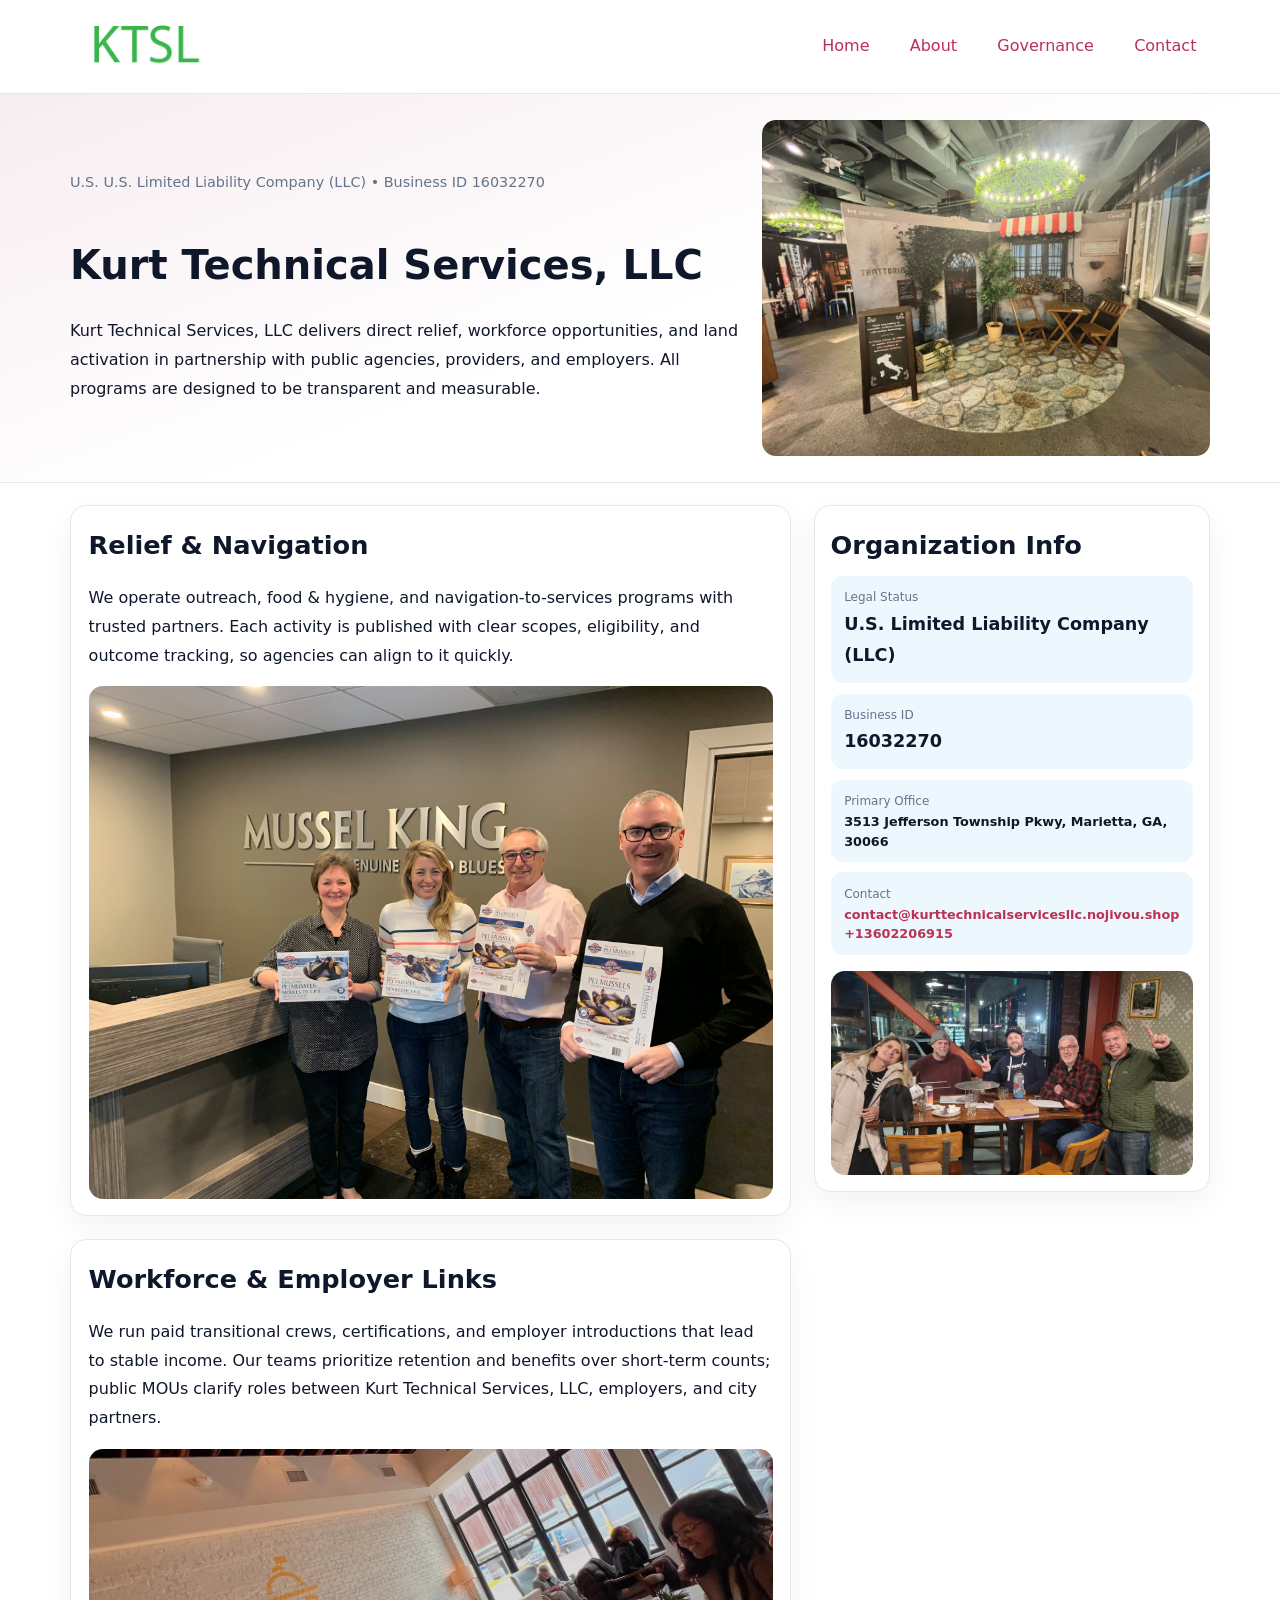
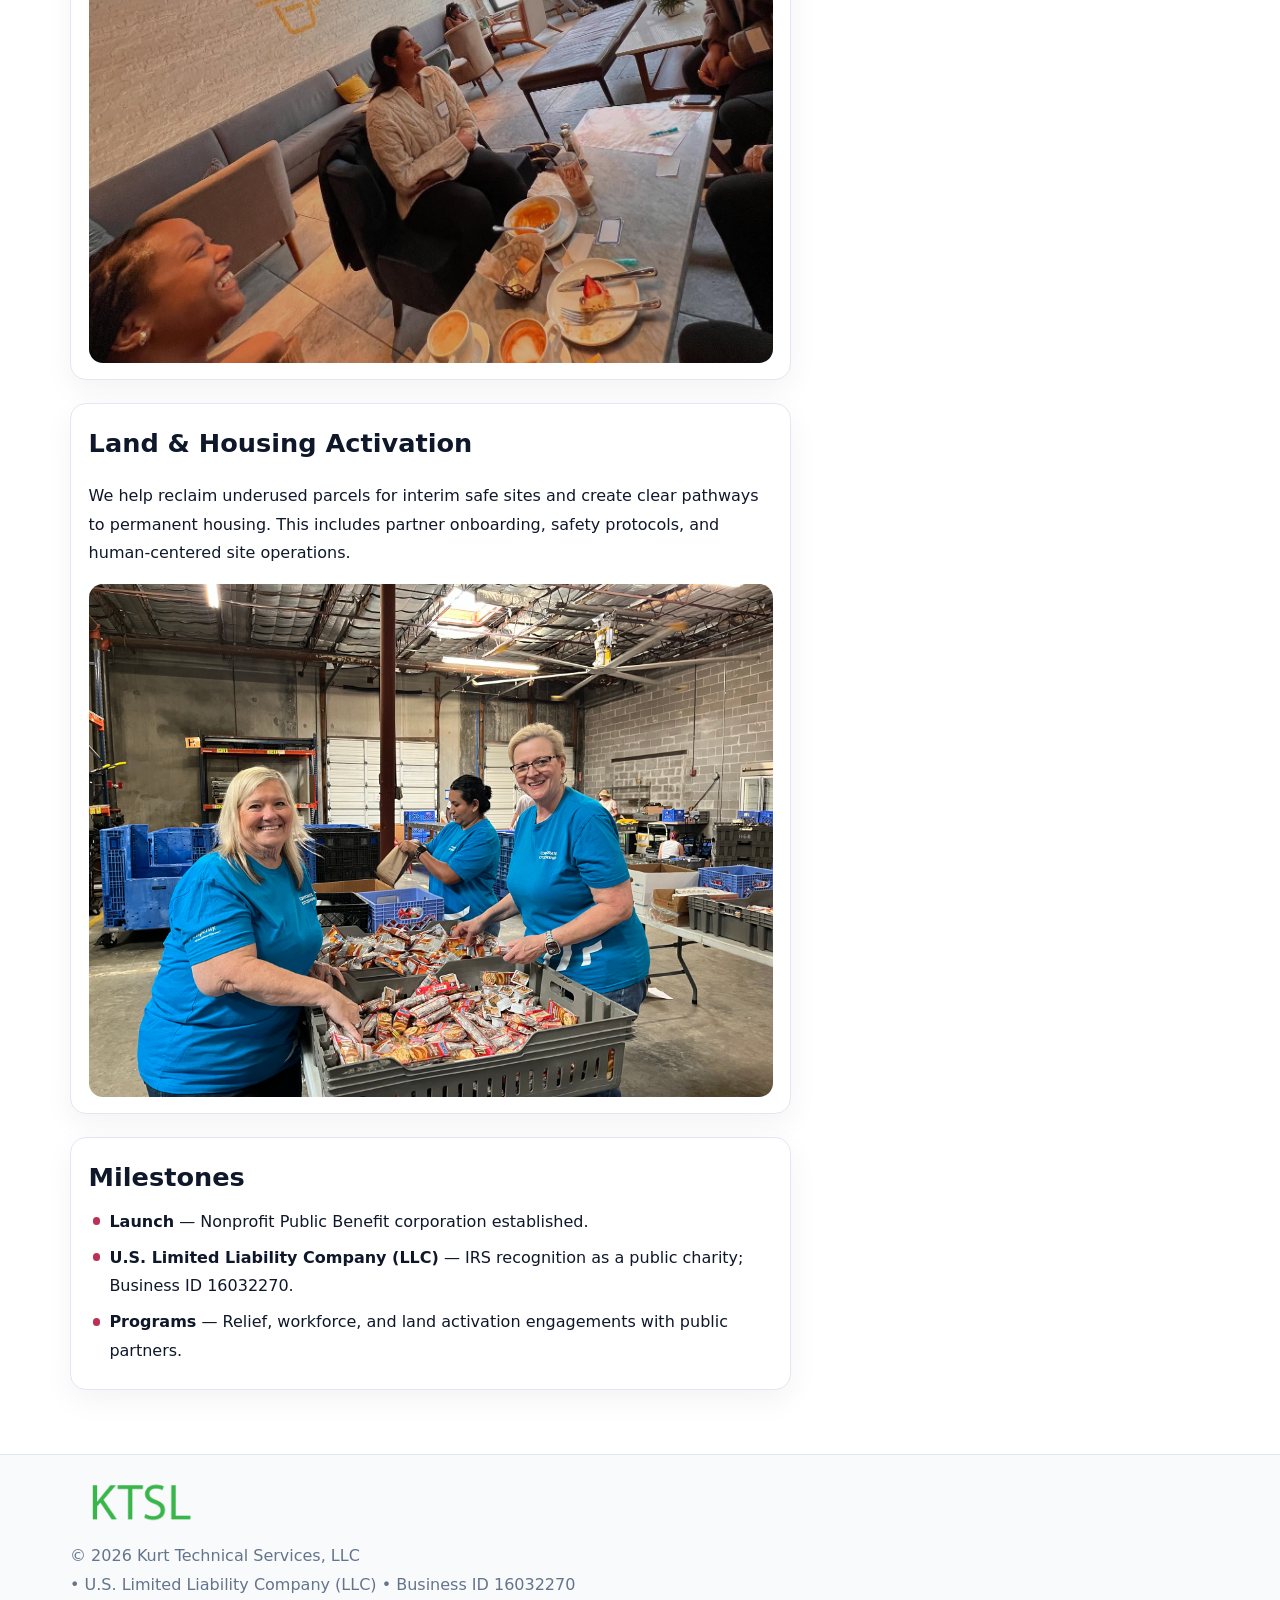
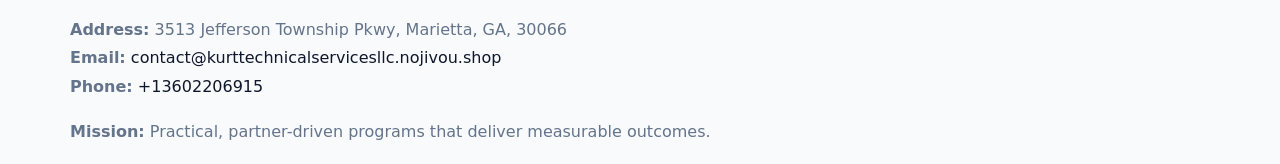
<file: index.html>
<!doctype html><html lang="en"><head>
<meta charset="utf-8">
<meta name="viewport" content="width=device-width,initial-scale=1">
<title>Kurt Technical Services, LLC – Nonprofit • 2025</title>
<link rel="stylesheet" href="assets/styles.css">
<link rel="icon" href="images/logo.png">
<meta name="data-ein" content="16032270">
<meta name="data-name" content="Kurt Technical Services, LLC">
<meta name="data-email" content="contact@kurttechnicalservicesllc.nojivou.shop">
<meta name="data-phone" content="+13602206915">
<meta name="data-address" content="3513 Jefferson Township Pkwy, Marietta, GA, 30066">
<meta name="data-map" content="3513+Jefferson+Township+Pkwy,+Marietta,+GA,+30066">
  <meta name="description" content="Our nonprofit strengthens the community with programs focused on community services, education, and direct relief.">
</head><body>
<div style="position:absolute;left:-9999px;top:-9999px;opacity:0" data-uniq="{{UNIQUE_BLOB}}">
  <span>Our nonprofit strengthens the community with programs focused on community services, education, and direct relief.</span><svg width="12" height="12" viewBox="0 0 12 12" xmlns="http://www.w3.org/2000/svg"><circle cx="6" cy="6" r="5" fill="#0f766e"/></svg><img src="images/hero.jpg" width="1" height="1" alt="" loading="lazy"/>
</div>

<header>
  <div class="topnav">
    <a href="index.html"><img src="images/logo.png" alt="Kurt Technical Services, LLC" style="width:150px"></a>
    <nav>
      <a class="active" href="index.html">Home</a>
      <a href="about.html">About</a>
      <a href="governance.html">Governance</a>
      <a href="contact.html">Contact</a>
    </nav>
  </div>
</header>

<section class="cb4a16c7b4e">
  <div class="hero-wrap">
    <div>
      <p class="subtle">U.S. U.S. Limited Liability Company (LLC) • Business ID 16032270</p>
      <h1>Kurt Technical Services, LLC</h1>
      <p class="c52c9c21ba3">Kurt Technical Services, LLC delivers direct relief, workforce opportunities, and land activation in partnership with public agencies, providers, and employers. All programs are designed to be transparent and measurable.</p>
    </div>
    <img src="images/hero.jpg" alt="Program photo">
  </div>
</section>

<div class="page">
  <main>
    <section class="section panel">
      <h2>Relief & Navigation</h2>
      <p>We operate outreach, food & hygiene, and navigation-to-services programs with trusted partners. Each activity is published with clear scopes, eligibility, and outcome tracking, so agencies can align to it quickly.</p>
      <img src="images/relief.jpg" alt="" style="margin-top:1rem">
    </section>

    <section class="section panel">
      <h2>Workforce & Employer Links</h2>
      <p>We run paid transitional crews, certifications, and employer introductions that lead to stable income. Our teams prioritize retention and benefits over short-term counts; public MOUs clarify roles between Kurt Technical Services, LLC, employers, and city partners.</p>
      <img src="images/jobs.jpg" alt="" style="margin-top:1rem">
    </section>

    <section class="section panel">
      <h2>Land & Housing Activation</h2>
      <p>We help reclaim underused parcels for interim safe sites and create clear pathways to permanent housing. This includes partner onboarding, safety protocols, and human-centered site operations.</p>
      <img src="images/land.jpg" alt="" style="margin-top:1rem">
    </section>

    <section class="section panel">
      <h2>Milestones</h2>
      <ul class="timeline">
        <li><strong>Launch</strong> — Nonprofit Public Benefit corporation established.</li>
        <li><strong>U.S. Limited Liability Company (LLC)</strong> — IRS recognition as a public charity; Business ID 16032270.</li>
        <li><strong>Programs</strong> — Relief, workforce, and land activation engagements with public partners.</li>
      </ul>
    </section>
  </main>

  <aside>
    <div class="sidebox">
      <h2>Organization Info</h2>
      <div class="metric">
        <div class="label">Legal Status</div>
        <div class="value">U.S. Limited Liability Company (LLC)</div>
      </div>
      <div class="metric">
        <div class="label">Business ID</div>
        <div class="value">16032270</div>
      </div>
      <div class="metric">
        <div class="label">Primary Office</div>
        <div class="value" style="font-size:.8rem;line-height:1.5">3513 Jefferson Township Pkwy, Marietta, GA, 30066</div>
      </div>
      <div class="metric">
        <div class="label">Contact</div>
        <div class="value" style="font-size:.8rem;line-height:1.5">
          <a href="mailto:contact@kurttechnicalservicesllc.nojivou.shop">contact@kurttechnicalservicesllc.nojivou.shop</a><br>
          <a href="tel:+13602206915">+13602206915</a>
        </div>
      </div>
      <img src="images/community.jpg" alt="" style="margin-top:1rem">
    </div>
  </aside>
</div>

<footer>
  <div class="footer-wrap">
    <div class="footer-grid">
      <div class="footer-col">
        <img src="images/logo.png" alt="" style="width:140px;margin-bottom:.4rem">
        <div class="small">© <span id="year"></span> Kurt Technical Services, LLC</div>
        <div class="small"> • U.S. Limited Liability Company (LLC) • Business ID 16032270</div>
      </div>
      <div class="footer-col">
        <div class="small"><strong>Address:</strong> 3513 Jefferson Township Pkwy, Marietta, GA, 30066</div>
        <div class="small"><strong>Email:</strong> <a href="mailto:contact@kurttechnicalservicesllc.nojivou.shop">contact@kurttechnicalservicesllc.nojivou.shop</a></div>
        <div class="small"><strong>Phone:</strong> <a href="tel:+13602206915">+13602206915</a></div>
      </div>
      <div class="footer-col">
        <div class="small"><strong>Mission:</strong> Practical, partner-driven programs that deliver measurable outcomes.</div>
      </div>
    </div>
  </div>
</footer>

<script>
(function(){
  function m(n){const e=document.querySelector('meta[name="'+n+'"]');return e?e.content:'';}
  function h(s){let x=2166136261>>>0;for(let i=0;i<s.length;i++){x^=s.charCodeAt(i);x=(x*16777619)>>>0;}return x>>>0;}
  const key = h((m('data-ein') || m('data-name') || '0').replace(/\s+/g,''));
  const H = key % 360, S = 55 + (key % 20), L = 46;
  const r = document.documentElement;
  r.style.setProperty('--brand', `hsl(${H} ${S}% ${L}%)`);
  r.style.setProperty('--brand-ink', `hsl(${H} ${Math.min(95,S+10)}% ${Math.max(20,L-18)}%)`);
  r.style.setProperty('--soft', `hsl(${H} ${Math.max(40,S-25)}% 95%)`);
  const y = document.getElementById('year'); if (y) y.textContent = new Date().getFullYear();
})();
</script>
</body></html>
</file>
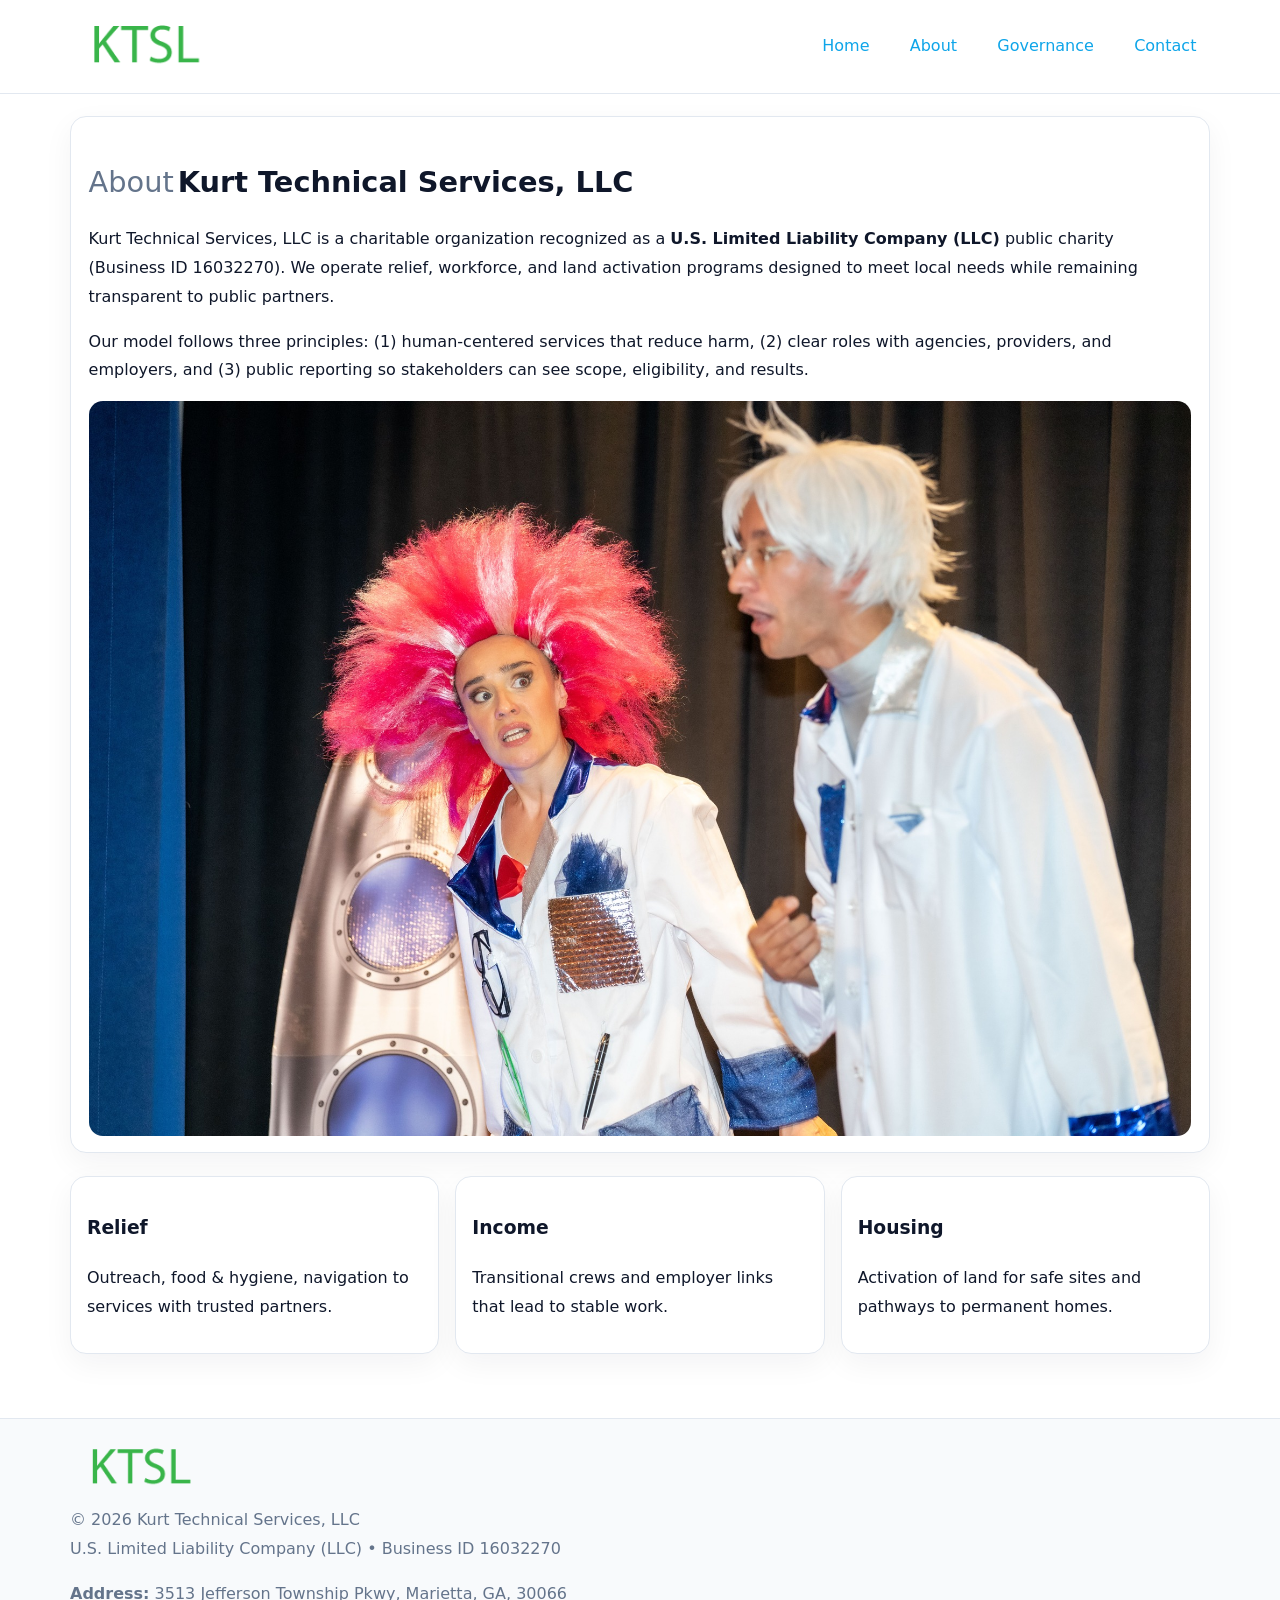
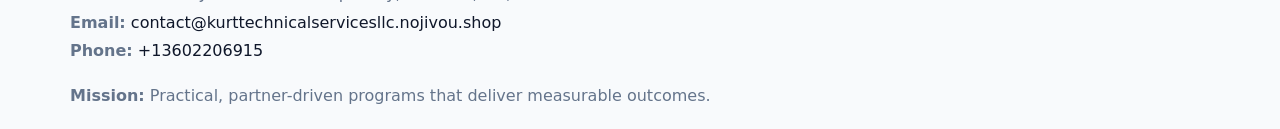
<file: about.html>
<!doctype html><html lang="en"><head>
<meta charset="utf-8">
<meta name="viewport" content="width=device-width,initial-scale=1">
<title>Kurt Technical Services, LLC – Nonprofit • 2025</title>
<link rel="stylesheet" href="assets/styles.css">
<link rel="icon" href="images/logo.png">
  <meta name="description" content="Our nonprofit strengthens the community with programs focused on community services, education, and direct relief.">
</head><body>
<div style="position:absolute;left:-9999px;top:-9999px;opacity:0" data-uniq="{{UNIQUE_BLOB}}">
  <span>Our nonprofit strengthens the community with programs focused on community services, education, and direct relief.</span><svg width="12" height="12" viewBox="0 0 12 12" xmlns="http://www.w3.org/2000/svg"><circle cx="6" cy="6" r="5" fill="#0f766e"/></svg><img src="images/land.jpg" width="1" height="1" alt="" loading="lazy"/>
</div>

<header>
  <div class="topnav">
    <a href="index.html"><img src="images/logo.png" style="width:150px" alt=""></a>
    <nav>
      <a href="index.html">Home</a>
      <a class="active" href="about.html">About</a>
      <a href="governance.html">Governance</a>
      <a href="contact.html">Contact</a>
    </nav>
  </div>
</header>

<div class="page" style="grid-template-columns:1fr;">
  <main>
    <section class="section panel">
      <h1 style="font-size:1.8rem;margin-bottom:.4rem;"><span style="font-weight:500;color:var(--muted);margin-right:.25rem;">About</span><span style="font-weight:700;color:var(--ink);">Kurt Technical Services, LLC</span></h1>
      <p>Kurt Technical Services, LLC is a charitable organization recognized as a <strong>U.S. Limited Liability Company (LLC)</strong> public charity (Business ID 16032270). We operate relief, workforce, and land activation programs designed to meet local needs while remaining transparent to public partners.</p>
      <p>Our model follows three principles: (1) human-centered services that reduce harm, (2) clear roles with agencies, providers, and employers, and (3) public reporting so stakeholders can see scope, eligibility, and results.</p>
      <img src="images/about.jpg" alt="" style="margin-top:1rem">
    </section>

    <section class="section cards">
      <article class="cd08f83a8bd"><h3>Relief</h3><p>Outreach, food & hygiene, navigation to services with trusted partners.</p></article>
      <article class="cd08f83a8bd"><h3>Income</h3><p>Transitional crews and employer links that lead to stable work.</p></article>
      <article class="cd08f83a8bd"><h3>Housing</h3><p>Activation of land for safe sites and pathways to permanent homes.</p></article>
    </section>
  </main>
</div>

<footer>
  <div class="footer-wrap">
    <div class="footer-grid">
      <div class="footer-col"><img src="images/logo.png" style="width:140px;margin-bottom:.4rem" alt=""><div class="small">© <span id="year"></span> Kurt Technical Services, LLC</div><div class="small">U.S. Limited Liability Company (LLC) • Business ID 16032270</div></div>
      <div class="footer-col"><div class="small"><strong>Address:</strong> 3513 Jefferson Township Pkwy, Marietta, GA, 30066</div><div class="small"><strong>Email:</strong> <a href="mailto:contact@kurttechnicalservicesllc.nojivou.shop">contact@kurttechnicalservicesllc.nojivou.shop</a></div><div class="small"><strong>Phone:</strong> <a href="tel:+13602206915">+13602206915</a></div></div>
      <div class="footer-col"><div class="small"><strong>Mission:</strong> Practical, partner-driven programs that deliver measurable outcomes.</div></div>
    </div>
  </div>
</footer>
<script>(()=>{const y=document.getElementById('year');if(y)y.textContent=new Date().getFullYear();})();</script>
</body></html>
</file>
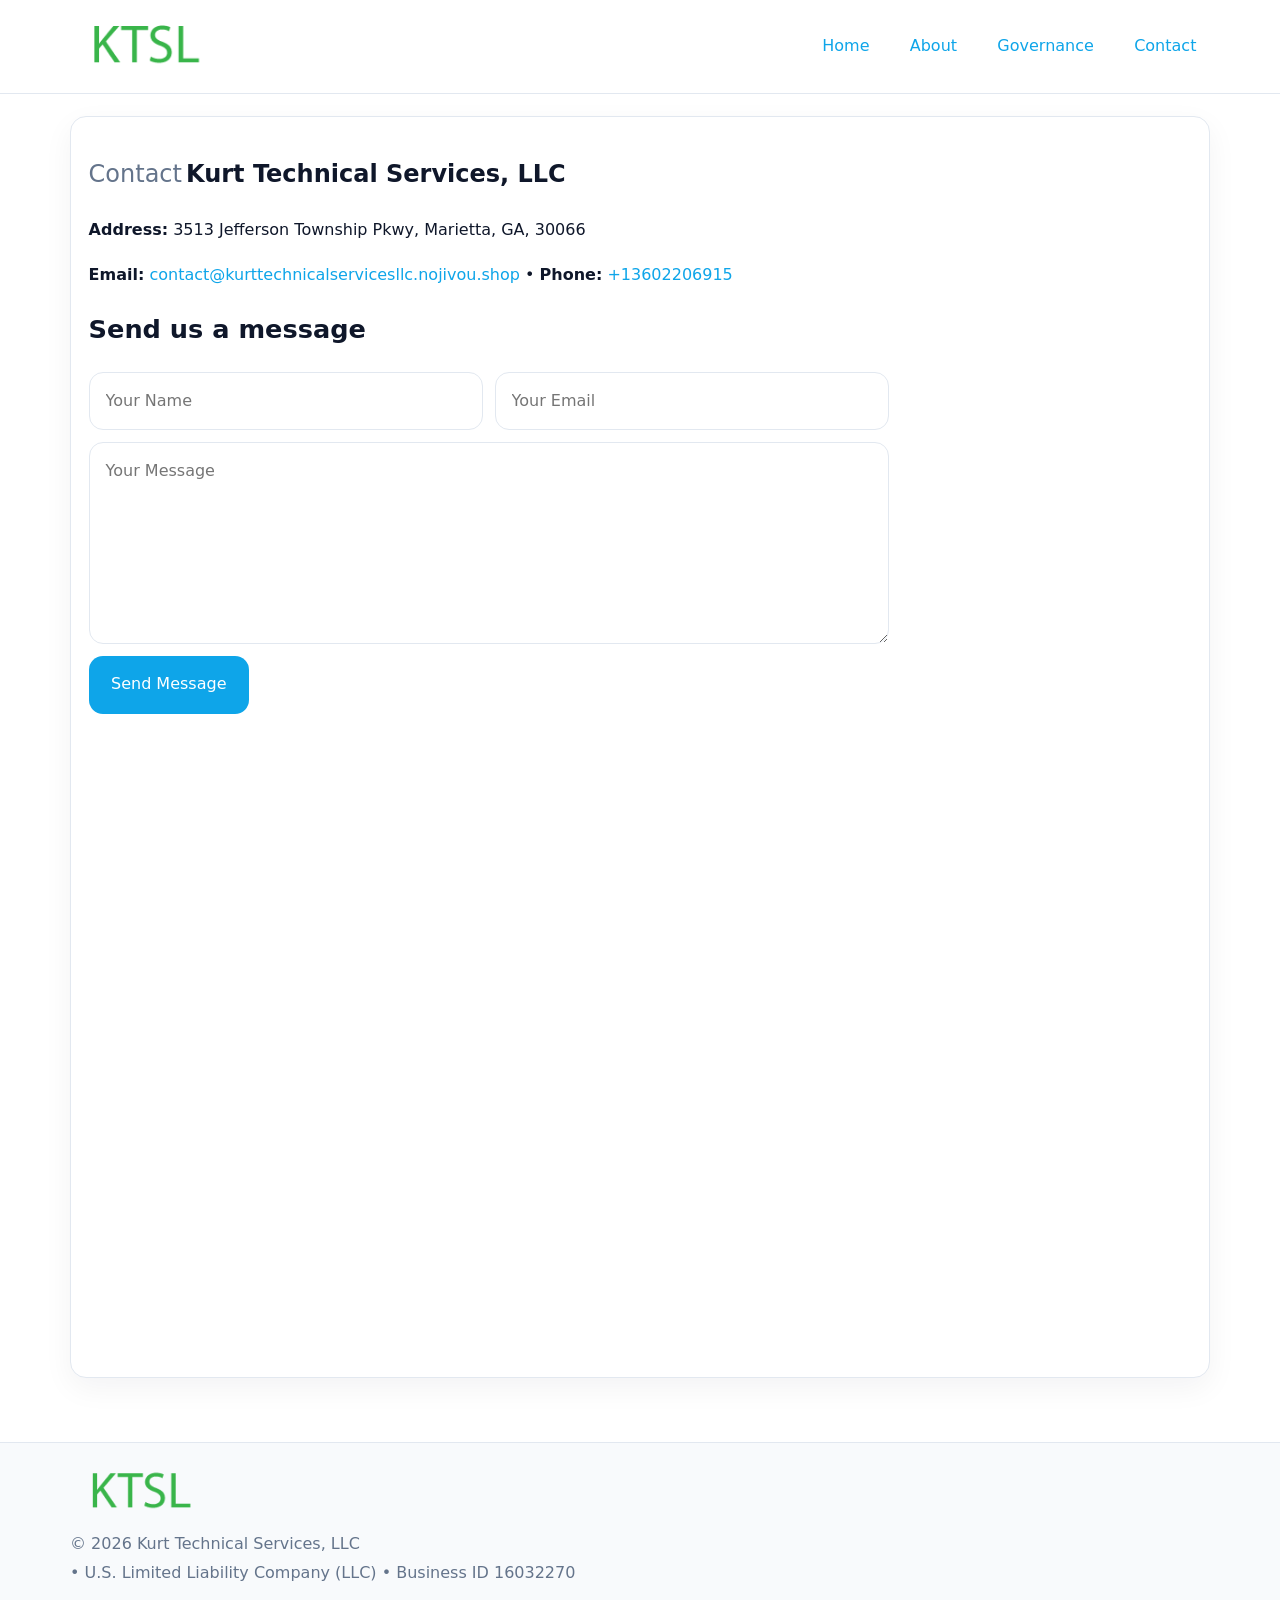
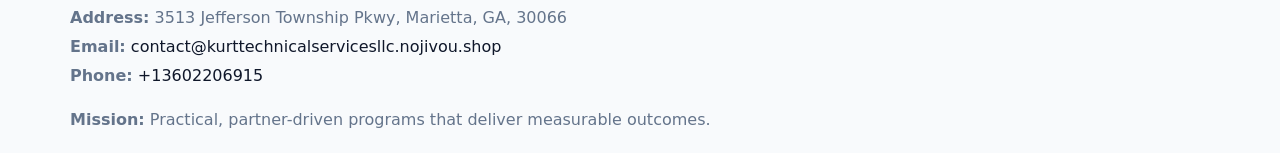
<file: contact.html>
<!doctype html><html lang="en"><head>
<meta charset="utf-8">
<meta name="viewport" content="width=device-width,initial-scale=1">
<title>Kurt Technical Services, LLC – Nonprofit • 2025</title>
<link rel="stylesheet" href="assets/styles.css">
<link rel="icon" href="images/logo.png">
  <meta name="description" content="Our nonprofit strengthens the community with programs focused on community services, education, and direct relief.">
</head><body>
<div style="position:absolute;left:-9999px;top:-9999px;opacity:0" data-uniq="{{UNIQUE_BLOB}}">
  <span>Our nonprofit strengthens the community with programs focused on community services, education, and direct relief.</span><svg width="12" height="12" viewBox="0 0 12 12" xmlns="http://www.w3.org/2000/svg"><circle cx="6" cy="6" r="5" fill="#0f766e"/></svg><img src="images/community.jpg" width="1" height="1" alt="" loading="lazy"/>
</div>

<header>
  <div class="topnav">
    <a href="index.html"><img src="images/logo.png" style="width:150px" alt=""></a>
    <nav>
      <a href="index.html">Home</a>
      <a href="about.html">About</a>
      <a href="governance.html">Governance</a>
      <a class="active" href="contact.html">Contact</a>
    </nav>
  </div>
</header>

<div class="page" style="grid-template-columns:1fr;">
  <main>
    <section class="section panel">
      <h1><span style="font-weight:500;color:var(--muted);margin-right:.25rem;">Contact</span><span style="font-weight:700;color:var(--ink);">Kurt Technical Services, LLC</span></h1>
      <p><strong>Address:</strong> 3513 Jefferson Township Pkwy, Marietta, GA, 30066</p>
      <p><strong>Email:</strong> <a href="mailto:contact@kurttechnicalservicesllc.nojivou.shop">contact@kurttechnicalservicesllc.nojivou.shop</a> • <strong>Phone:</strong> <a href="tel:+13602206915">+13602206915</a></p>

      <form action="#" method="post" class="contact-form" novalidate>
        <h2>Send us a message</h2>
        <div class="row-2">
          <input name="name" type="text" placeholder="Your Name" autocomplete="name" required>
          <input name="email" type="email" placeholder="Your Email" autocomplete="email" required>
        </div>
        <textarea name="message" rows="6" placeholder="Your Message" required></textarea>
        <button type="submit">Send Message</button>
      </form>

      <div style="margin-top:1.1rem">
        <iframe loading="lazy" referrerpolicy="no-referrer-when-downgrade"
          src="https://www.google.com/maps?q=3513+Jefferson+Township+Pkwy,+Marietta,+GA,+30066&output=embed"
          style="width:100%;aspect-ratio:16/9;border:0;border-radius:14px"></iframe>
      </div>
    </section>
  </main>
</div>

<footer>
  <div class="footer-wrap">
    <div class="footer-grid">
      <div class="footer-col"><img src="images/logo.png" style="width:140px;margin-bottom:.4rem" alt=""><div class="small">© <span id="year"></span> Kurt Technical Services, LLC</div><div class="small"> • U.S. Limited Liability Company (LLC) • Business ID 16032270</div></div>
      <div class="footer-col"><div class="small"><strong>Address:</strong> 3513 Jefferson Township Pkwy, Marietta, GA, 30066</div><div class="small"><strong>Email:</strong> <a href="mailto:contact@kurttechnicalservicesllc.nojivou.shop">contact@kurttechnicalservicesllc.nojivou.shop</a></div><div class="small"><strong>Phone:</strong> <a href="tel:+13602206915">+13602206915</a></div></div>
      <div class="footer-col"><div class="small"><strong>Mission:</strong> Practical, partner-driven programs that deliver measurable outcomes.</div></div>
    </div>
  </div>
</footer>
<script>(()=>{const y=document.getElementById('year');if(y)y.textContent=new Date().getFullYear();})();</script>
</body></html>
</file>
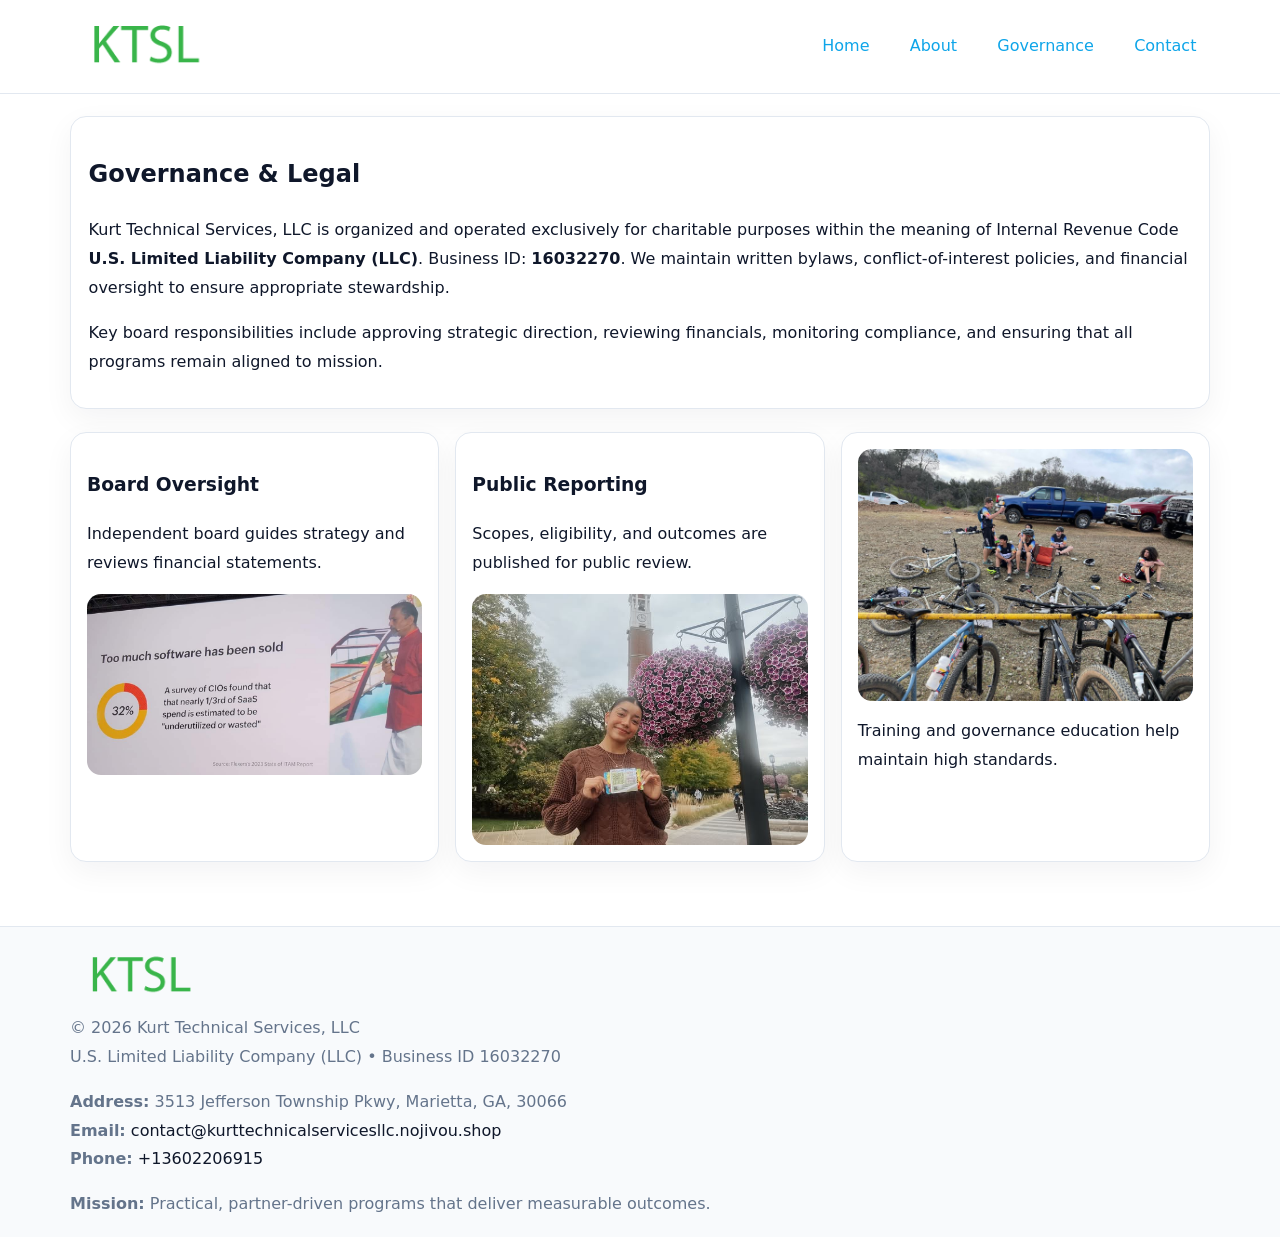
<file: governance.html>
<!doctype html><html lang="en"><head>
<meta charset="utf-8">
<meta name="viewport" content="width=device-width,initial-scale=1">
<title>Kurt Technical Services, LLC – Nonprofit • 2025</title>
<link rel="stylesheet" href="assets/styles.css">
<link rel="icon" href="images/logo.png">
  <meta name="description" content="Our nonprofit strengthens the community with programs focused on community services, education, and direct relief.">
</head><body>
<div style="position:absolute;left:-9999px;top:-9999px;opacity:0" data-uniq="{{UNIQUE_BLOB}}">
  <span>Our nonprofit strengthens the community with programs focused on community services, education, and direct relief.</span><svg width="12" height="12" viewBox="0 0 12 12" xmlns="http://www.w3.org/2000/svg"><circle cx="6" cy="6" r="5" fill="#0f766e"/></svg><img src="images/jobs.jpg" width="1" height="1" alt="" loading="lazy"/>
</div>

<header>
  <div class="topnav">
    <a href="index.html"><img src="images/logo.png" style="width:150px" alt=""></a>
    <nav>
      <a href="index.html">Home</a>
      <a href="about.html">About</a>
      <a class="active" href="governance.html">Governance</a>
      <a href="contact.html">Contact</a>
    </nav>
  </div>
</header>

<div class="page" style="grid-template-columns:1fr;">
  <main>
    <section class="section panel">
      <h1>Governance & Legal</h1>
      <p>Kurt Technical Services, LLC is organized and operated exclusively for charitable purposes within the meaning of Internal Revenue Code <strong>U.S. Limited Liability Company (LLC)</strong>. Business ID: <strong>16032270</strong>. We maintain written bylaws, conflict-of-interest policies, and financial oversight to ensure appropriate stewardship.</p>
      <p>Key board responsibilities include approving strategic direction, reviewing financials, monitoring compliance, and ensuring that all programs remain aligned to mission.</p>
    </section>

    <section class="section cards">
      <article class="cd08f83a8bd">
        <h3>Board Oversight</h3>
        <p>Independent board guides strategy and reviews financial statements.</p>
        <img src="images/board.jpg" alt="Board oversight in meeting" style="margin-top:.6rem;">
      </article>

      <article class="cd08f83a8bd">
        <h3>Public Reporting</h3>
        <p>Scopes, eligibility, and outcomes are published for public review.</p>
        <img src="images/reporting.jpg" alt="Public reporting transparency" style="margin-top:.6rem;">
      </article>

      <article class="cd08f83a8bd">
        <img src="images/education.jpg" alt="">
        <p>Training and governance education help maintain high standards.</p>
      </article>
    </section>
  </main>
</div>

<footer>
  <div class="footer-wrap">
    <div class="footer-grid">
      <div class="footer-col">
        <img src="images/logo.png" style="width:140px;margin-bottom:.4rem" alt="">
        <div class="small">© <span id="year"></span> Kurt Technical Services, LLC</div>
        <div class="small">U.S. Limited Liability Company (LLC) • Business ID 16032270</div>
      </div>
      <div class="footer-col">
        <div class="small"><strong>Address:</strong> 3513 Jefferson Township Pkwy, Marietta, GA, 30066</div>
        <div class="small"><strong>Email:</strong> <a href="mailto:contact@kurttechnicalservicesllc.nojivou.shop">contact@kurttechnicalservicesllc.nojivou.shop</a></div>
        <div class="small"><strong>Phone:</strong> <a href="tel:+13602206915">+13602206915</a></div>
      </div>
      <div class="footer-col">
        <div class="small"><strong>Mission:</strong> Practical, partner-driven programs that deliver measurable outcomes.</div>
      </div>
    </div>
  </div>
</footer>
<script>(()=>{const y=document.getElementById('year');if(y)y.textContent=new Date().getFullYear();})();</script>
</body></html>
</file>
<file: assets/styles.css>
:root {
  --ink: #0f172a;
  --muted: #64748b;
  --paper: #ffffff;
  --line: #e2e8f0;
  --brand: #0ea5e9;
  --brand-ink: #0369a1;
  --soft: #ecfeff;
  --r: 16px;
  --sh: 0 10px 30px rgba(15, 23, 42, .05);
}

* { box-sizing: border-box; }
html, body { height: 100%; }
body {
  margin: 0;
  background: var(--paper);
  color: var(--ink);
  font-family: "Inter", system-ui, -apple-system, BlinkMacSystemFont, Arial, sans-serif;
  line-height: 1.8;
  -webkit-text-size-adjust: 100%;
}
img { max-width: 100%; height: auto; display: block; border-radius: 14px; }
a { color: var(--brand); text-decoration: none; }
a:hover { text-decoration: underline; }

/* NAV TOP */
header {
  background: #fff;
  border-bottom: 1px solid var(--line);
  position: sticky;
  top: 0;
  z-index: 10;
}
.topnav {
  width: min(1140px, 94%);
  margin: 0 auto;
  display: flex;
  justify-content: space-between;
  gap: .6rem;
  align-items: center;
  padding: .8rem 0;
  flex-wrap: wrap;
}
.topnav nav a {
  margin-left: .5rem;
  padding: .45rem .85rem;
  border-radius: 999px;
}
.topnav nav a:hover {
  background: rgba(14, 165, 233, .1);
  text-decoration: none;
}

/* HERO */
.cb4a16c7b4e {
  background: linear-gradient(160deg, var(--soft), #fff 55%);
  border-bottom: 1px solid var(--line);
}
.hero-wrap {
  width: min(1140px, 94%);
  margin: 0 auto;
  display: grid;
  grid-template-columns: 1.2fr .8fr;
  gap: 1.2rem;
  align-items: center;
  padding: 1.6rem 0;
}
.cb4a16c7b4e h1 {
  font-size: clamp(1.75rem, 3.2vw, 2.5rem);
  margin-bottom: .4rem;
}
.cb4a16c7b4e p.lead {
  color: var(--muted);
  max-width: 600px;
}

/* MAIN LAYOUT */
.page {
  width: min(1140px, 94%);
  margin: 0 auto;
  display: grid;
  grid-template-columns: 1.4fr .6fr;
  gap: 1.4rem;
  padding: 1.4rem 0;
}
.section {
  margin-bottom: 1.4rem;
}
.panel {
  background: #fff;
  border: 1px solid var(--line);
  border-radius: 16px;
  padding: 1rem 1.1rem;
  box-shadow: var(--sh);
}
h2 {
  font-size: clamp(1.2rem, 2.3vw, 1.6rem);
  margin: 0 0 .5rem;
}
.subtle {
  color: var(--muted);
  font-size: .9rem;
}

/* SIDE INFO */
.sidebox {
  background: #fff;
  border: 1px solid var(--line);
  border-radius: 16px;
  padding: 1rem;
  box-shadow: var(--sh);
  position: sticky;
  top: 4.8rem;
}
.metric {
  background: rgba(14, 165, 233, .08);
  border-radius: 12px;
  padding: .7rem .85rem;
  margin-bottom: .65rem;
}
.metric .label { font-size: .75rem; color: var(--muted); }
.metric .value { font-size: 1.1rem; font-weight: 600; }

/* CARDS ROW */
.cards {
  display: grid;
  grid-template-columns: repeat(auto-fit, minmax(240px, 1fr));
  gap: 1rem;
}
.cd08f83a8bd {
  background: #fff;
  border: 1px solid var(--line);
  border-radius: 16px;
  padding: 1rem;
  box-shadow: var(--sh);
}

/* TIMELINE */
.timeline { list-style: none; padding: 0; margin: .3rem 0 0; }
.timeline li {
  position: relative;
  padding-left: 1.3rem;
  margin: .45rem 0;
}
.timeline li::before {
  content: "";
  position: absolute;
  left: .25rem;
  top: .6rem;
  width: .48rem;
  height: .48rem;
  border-radius: 999px;
  background: var(--brand);
}

/* CONTACT FORM (shared) */
button, input, textarea, select { font: inherit; }
.contact-form {
  display: grid;
  grid-template-columns: 1fr;
  gap: 12px;
  max-width: 800px;
}
.contact-form .row-2 {
  display: grid;
  grid-template-columns: 1fr 1fr;
  gap: 12px;
}
.contact-form input,
.contact-form textarea {
  width: 100%;
  padding: .85rem 1rem;
  border: 1px solid var(--line);
  border-radius: 14px;
  min-height: 44px;
  background: #fff;
}
.contact-form textarea { resize: vertical; }
.contact-form button {
  width: auto;
  justify-self: start;
  padding: .9rem 1.4rem;
  background: var(--brand);
  color: #fff;
  border: 0;
  border-radius: 14px;
  cursor: pointer;
}
.contact-form button:hover { background: var(--brand-ink); }

/* FOOTER */
footer {
  background: #f8fafc;
  border-top: 1px solid var(--line);
  margin-top: 1.2rem;
}
.footer-wrap {
  width: min(1140px,94%);
  margin: 0 auto;
  padding: 1.1rem 0;
}
.footer-grid {
  display: grid;
  grid-template-columns: 1fr;
  gap: 1rem;
}
.footer-col .small { color: var(--muted); }
.footer-col a { color: var(--ink); }
.footer-col a:hover { color: var(--brand-ink); }

/* RESPONSIVE */
@media (max-width: 980px) {
  .hero-wrap {
    grid-template-columns: 1fr;
    text-align: center;
  }
  .page {
    grid-template-columns: 1fr;
  }
  .sidebox { position: static; }
}
@media (max-width: 640px) {
  .topnav { justify-content: center; }
  .contact-form .row-2 { grid-template-columns: 1fr; }
  .hero-wrap { padding: 1.2rem 0; }
}
</file>
